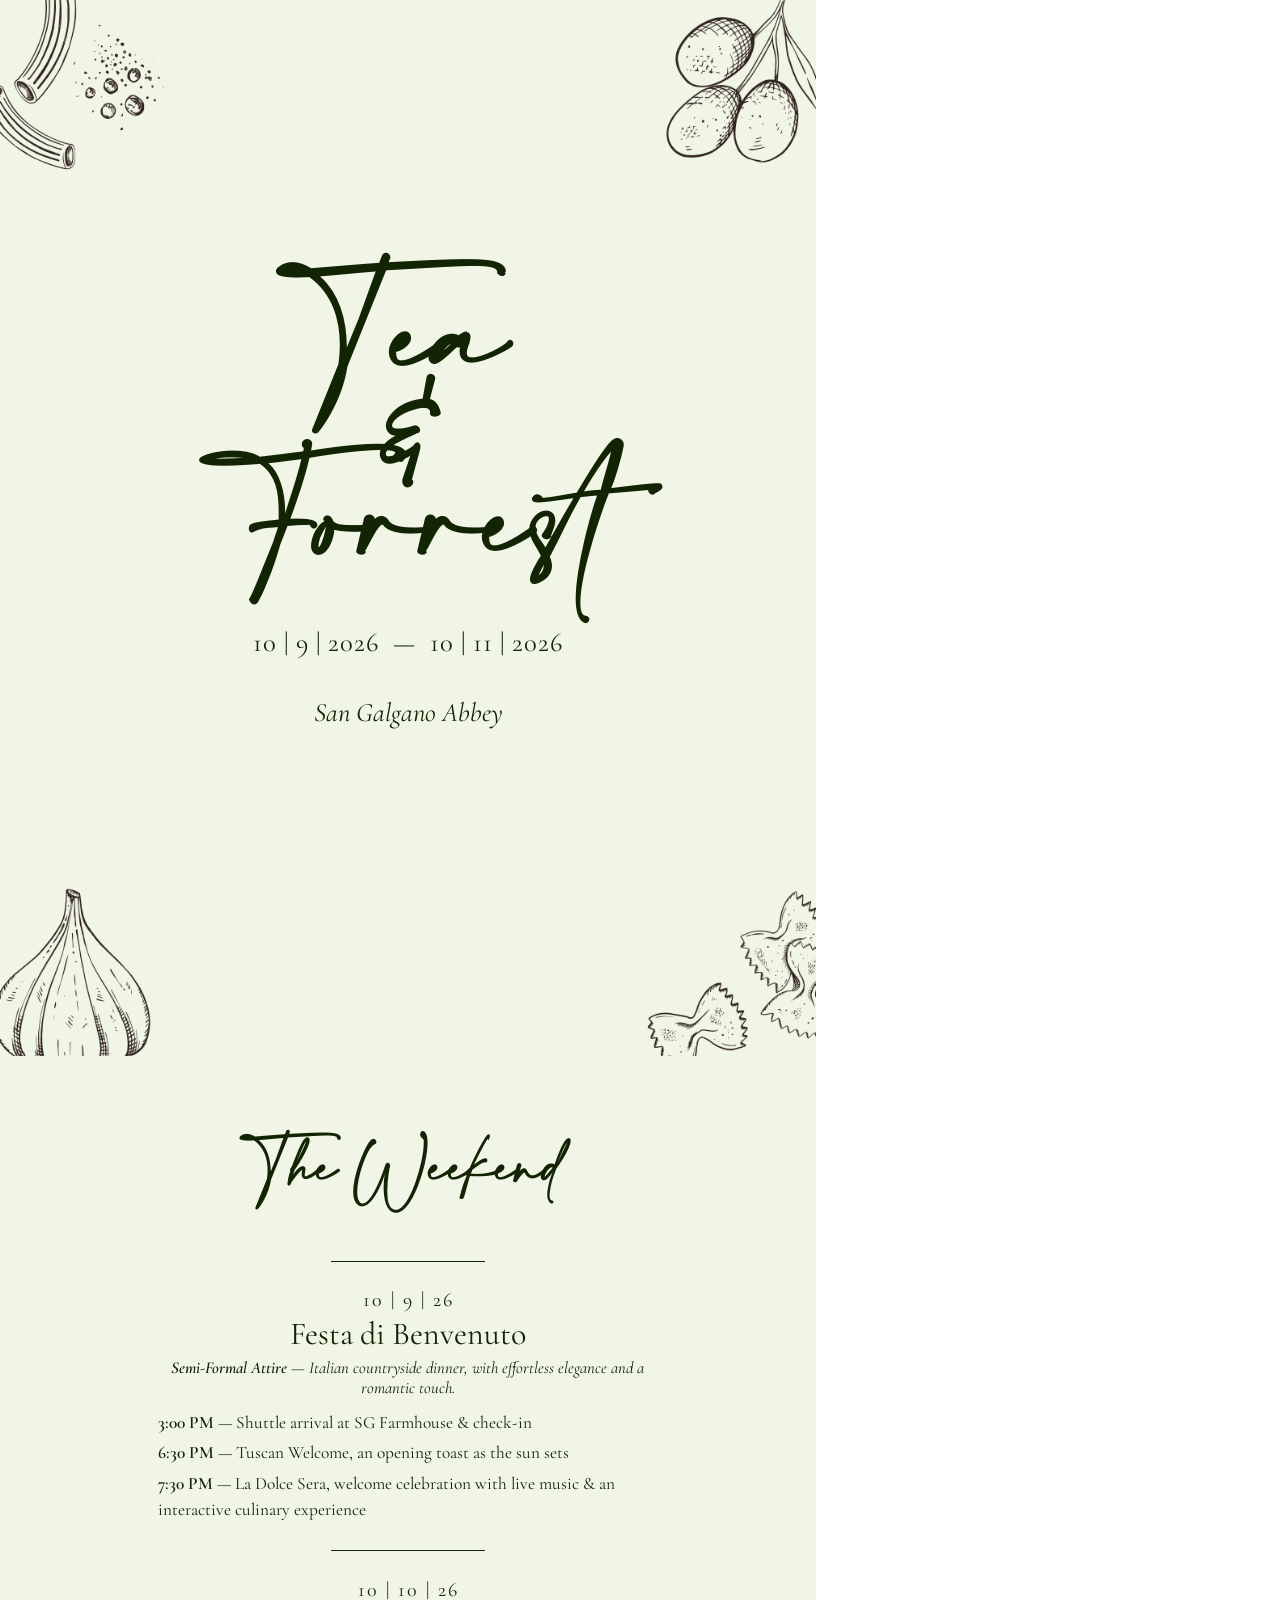
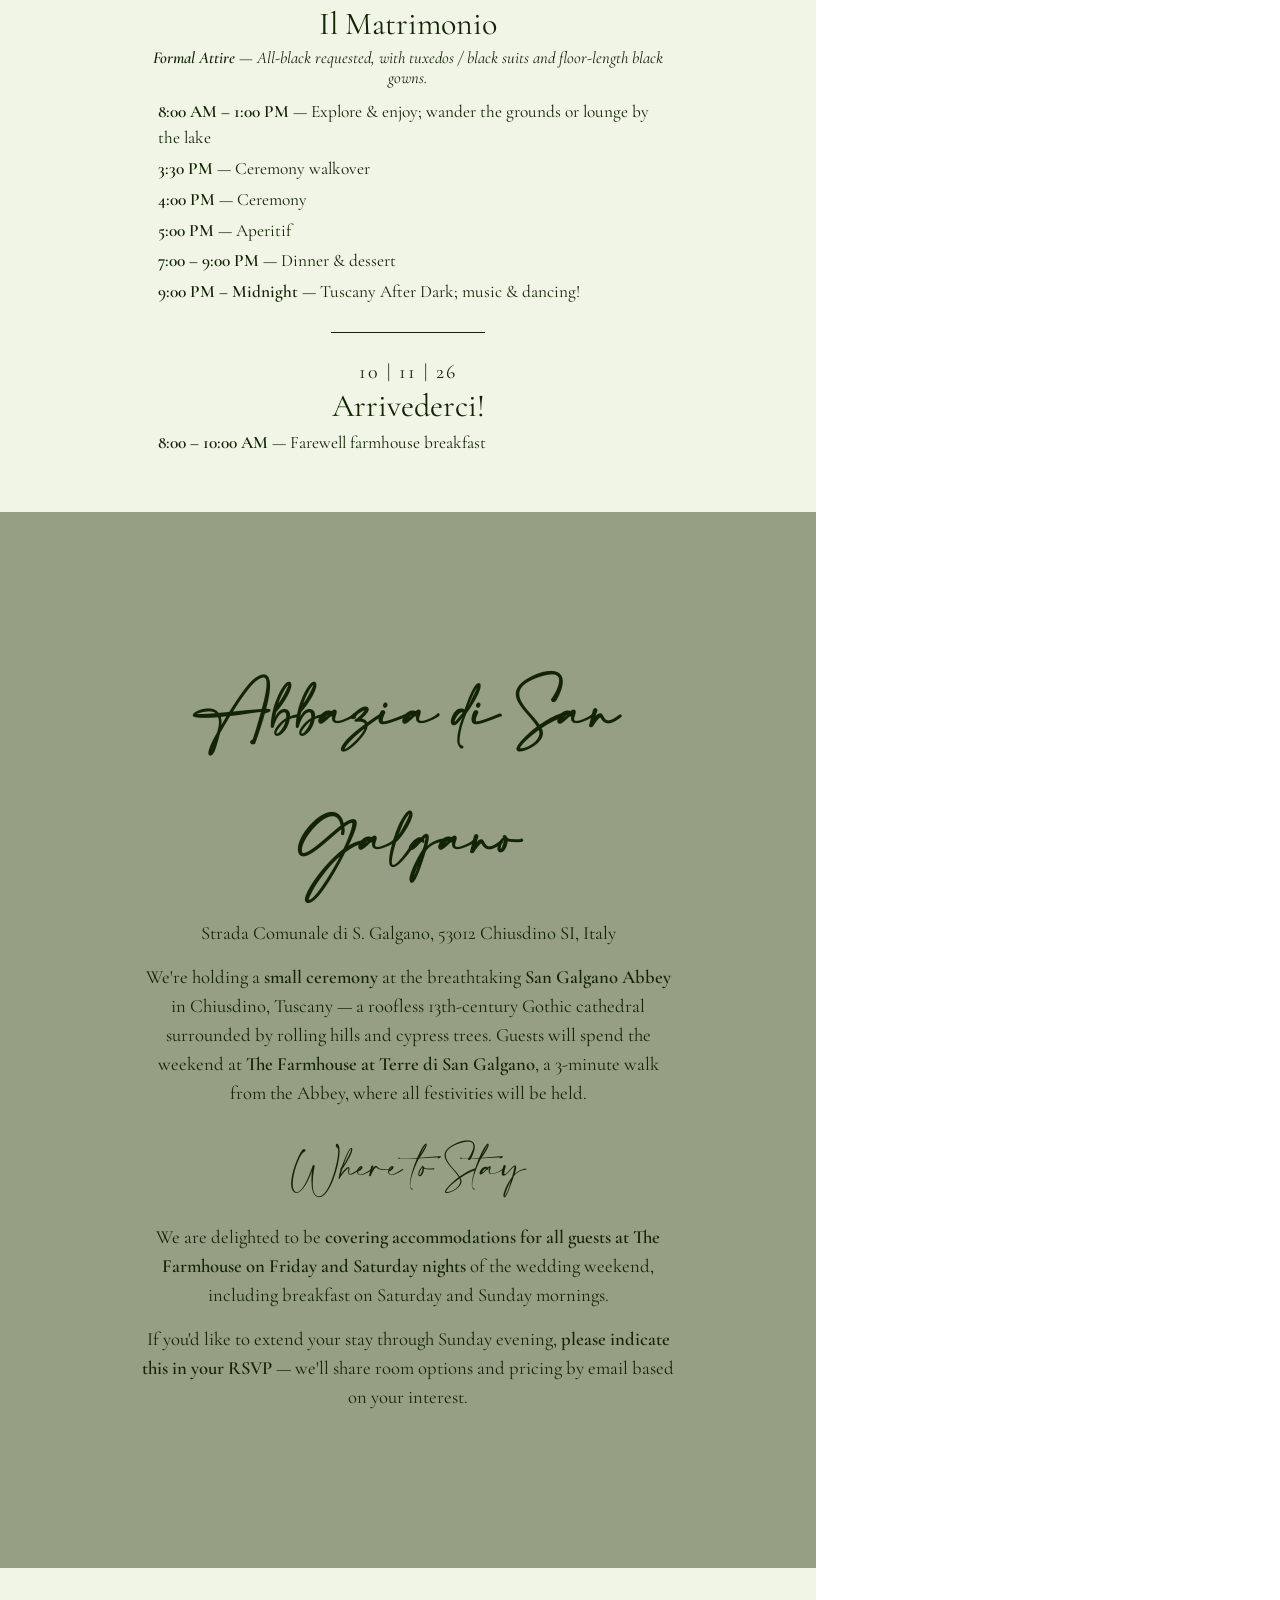
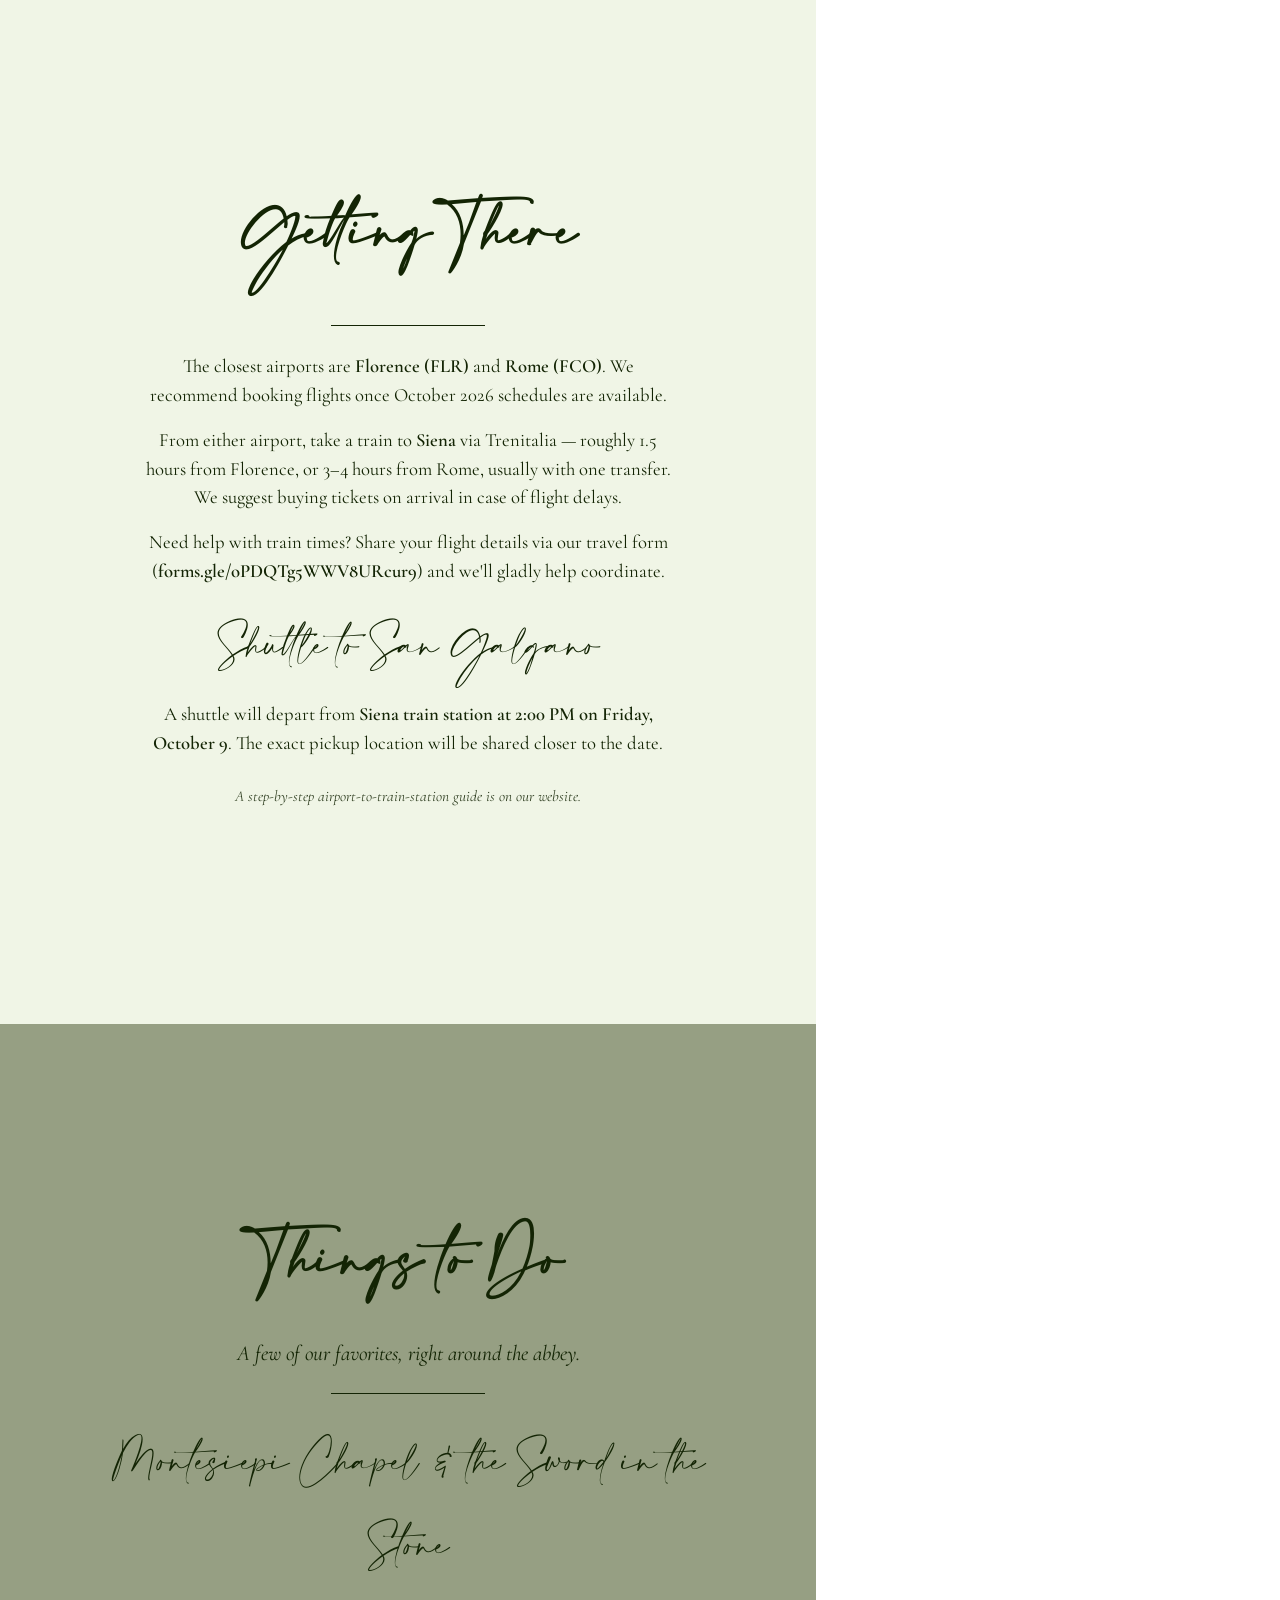
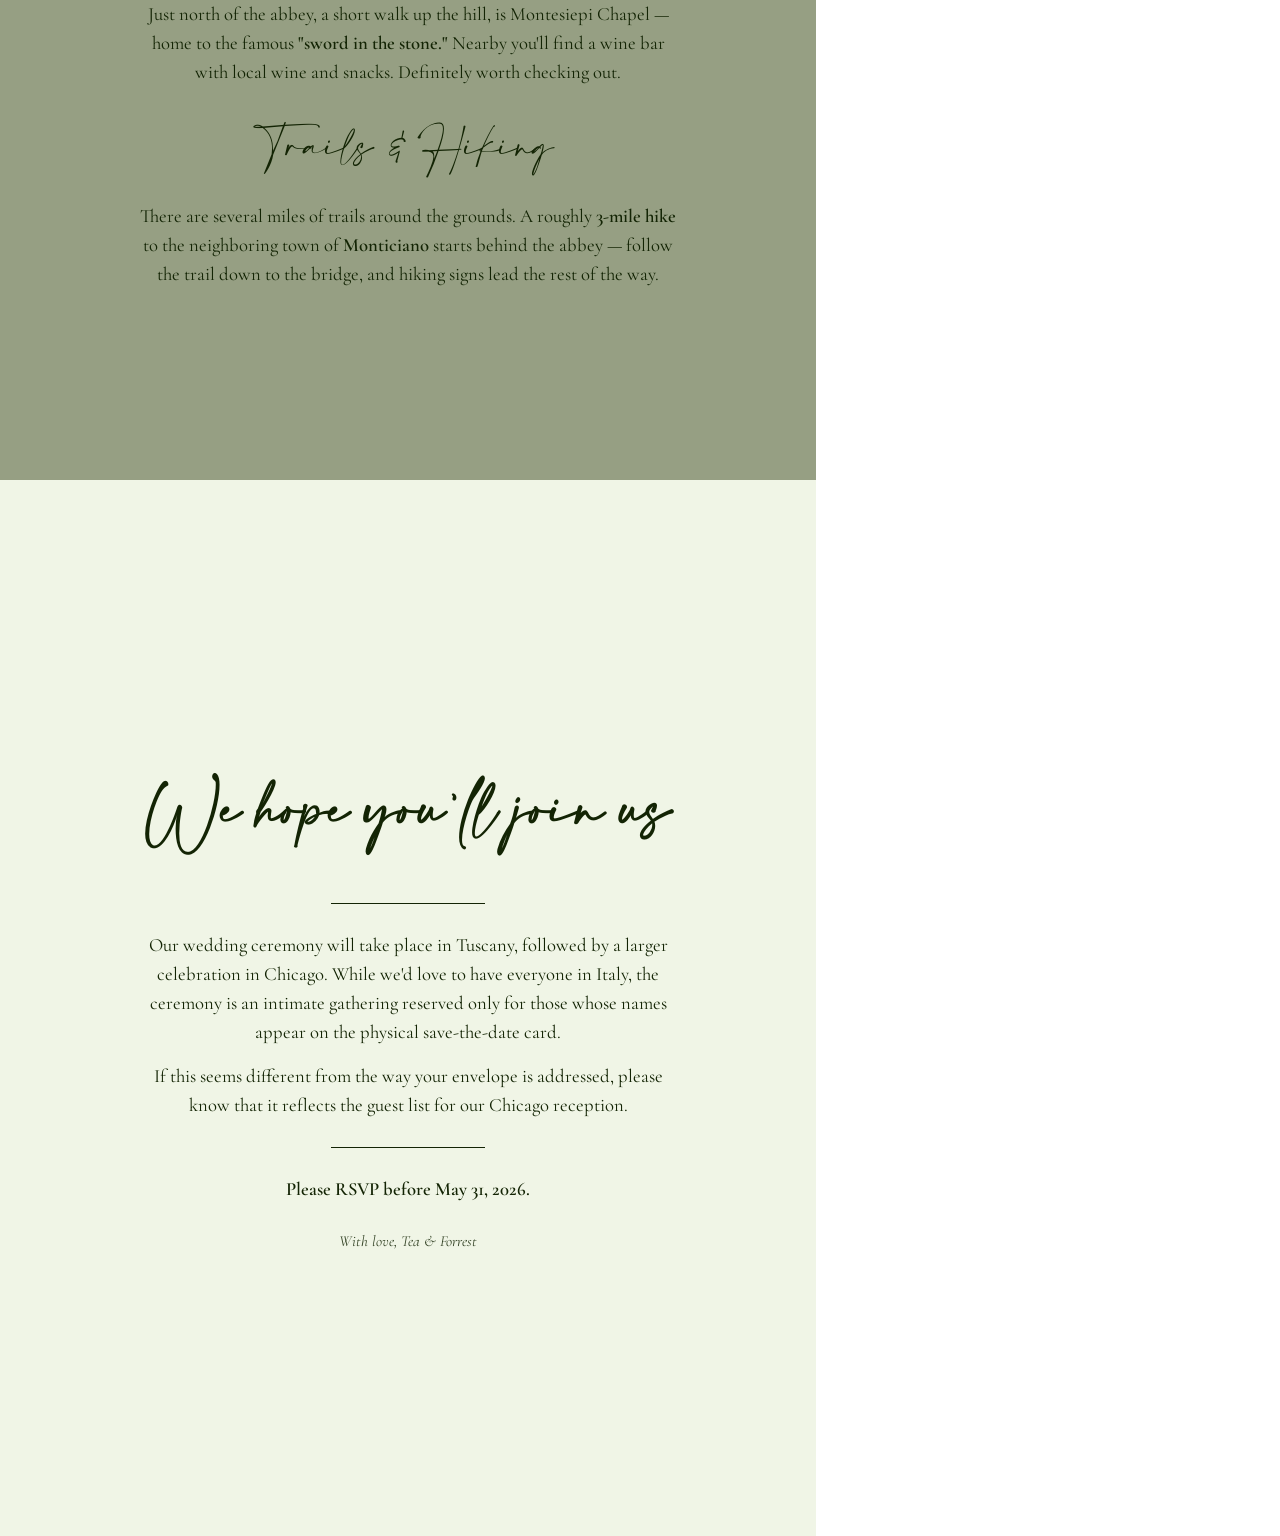
<file: booklet.html>
<!DOCTYPE html>
<html lang="en">

<head>
    <meta charset="utf-8">
    <title>Tea & Forrest | Wedding Booklet</title>
    <link
        href="https://fonts.googleapis.com/css2?family=Cormorant+Garamond:ital,wght@0,400;0,500;0,600;1,400;1,500;1,600&display=swap"
        rel="stylesheet">
    <style>
        @font-face {
            font-family: 'Amalfi-Coast';
            src: url('assets/fonts/Amalfi-Coast.ttf.woff') format('woff'),
                 url('assets/fonts/Amalfi-Coast.otf') format('opentype');
            font-weight: normal;
            font-style: normal;
        }

        :root {
            --green: #132404;
            --altbbg: #969f83;
            --beige: #f0f5e6;
        }

        * { box-sizing: border-box; }

        @page {
            size: letter;
            margin: 0;
        }

        html, body {
            margin: 0;
            padding: 0;
        }

        body {
            font-family: 'Cormorant Garamond', serif;
            color: var(--green);
            -webkit-print-color-adjust: exact;
            print-color-adjust: exact;
        }

        .page {
            position: relative;
            width: 8.5in;
            height: 11in;
            padding: 0.9in 1in;
            display: flex;
            flex-direction: column;
            align-items: center;
            text-align: center;
            page-break-after: always;
            break-after: page;
            background: var(--beige);
            overflow: hidden;
        }

        .page:last-child {
            page-break-after: auto;
            break-after: auto;
        }

        .page.center { justify-content: center; }
        .page.alt { background: var(--altbbg); }

        /* Cover */
        .cover-title {
            font-family: 'Amalfi-Coast';
            font-size: 68pt;
            line-height: 1.02;
            margin: 0;
        }
        .cover-dates {
            font-size: 20pt;
            margin-top: 0.5in;
            letter-spacing: 1px;
        }
        .cover-venue {
            font-size: 20pt;
            margin-top: 0.1in;
            font-style: italic;
        }
        .corner {
            position: absolute;
            width: 2.1in;
        }
        .corner.tl { top: -0.3in; left: -0.3in; }
        .corner.tr { top: -0.3in; right: -0.3in; }
        .corner.bl { bottom: -0.3in; left: -0.3in; }
        .corner.br { bottom: -0.3in; right: -0.3in; }

        /* Section pages */
        .section-title {
            font-family: 'Amalfi-Coast';
            font-size: 30pt;
            margin: 0 0 0.15in;
        }
        .lead {
            font-size: 16pt;
            font-style: italic;
            max-width: 5.6in;
            margin: 0 auto 0.25in;
        }
        .rule {
            width: 1.6in;
            border-bottom: 1.2px solid var(--green);
            margin: 0.28in 0;
        }
        .day-label {
            font-size: 15pt;
            letter-spacing: 2px;
            margin: 0.1in 0 0.02in;
        }
        .day-name {
            font-size: 24pt;
            margin: 0 0 0.05in;
        }
        .attire {
            font-size: 12.5pt;
            font-style: italic;
            max-width: 5.4in;
            margin: 0 auto 0.12in;
        }
        .times {
            list-style: none;
            padding: 0;
            margin: 0 auto;
            max-width: 5.2in;
            text-align: left;
            font-size: 13pt;
            line-height: 1.5;
        }
        .times li { margin-bottom: 0.05in; }
        .times .t { font-weight: 600; }

        .body-text {
            font-size: 14pt;
            line-height: 1.55;
            max-width: 5.6in;
            margin: 0 auto 0.16in;
        }
        .sub-head {
            font-family: 'Amalfi-Coast';
            font-size: 20pt;
            margin: 0.2in 0 0.12in;
        }
        .footnote {
            font-size: 11.5pt;
            font-style: italic;
            margin-top: 0.3in;
            opacity: 0.85;
        }
        strong { font-weight: 600; }
        .content { width: 100%; }
    </style>
</head>

<body>

    <!-- PAGE 1 — COVER -->
    <section class="page cover center">
        <img class="corner tl" src="assets/Pasta.png">
        <img class="corner tr" src="assets/Olive.png">
        <img class="corner bl" src="assets/Garlic.png">
        <img class="corner br" src="assets/Farfalle.png">
        <h1 class="cover-title">Tea<br>&amp;<br>Forrest</h1>
        <p class="cover-dates">10 | 9 | 2026 &nbsp;&mdash;&nbsp; 10 | 11 | 2026</p>
        <p class="cover-venue">San Galgano Abbey</p>
    </section>

    <!-- PAGE 2 — SCHEDULE -->
    <section class="page center">
        <div class="content">
            <h2 class="section-title">The Weekend</h2>
            <div class="rule" style="margin-left:auto;margin-right:auto;"></div>

            <p class="day-label">10 | 9 | 26</p>
            <p class="day-name">Festa di Benvenuto</p>
            <p class="attire"><strong>Semi-Formal Attire</strong> — Italian countryside dinner, with effortless elegance and a romantic touch.</p>
            <ul class="times">
                <li><span class="t">3:00 PM</span> — Shuttle arrival at SG Farmhouse &amp; check-in</li>
                <li><span class="t">6:30 PM</span> — Tuscan Welcome, an opening toast as the sun sets</li>
                <li><span class="t">7:30 PM</span> — La Dolce Sera, welcome celebration with live music &amp; an interactive culinary experience</li>
            </ul>

            <div class="rule" style="margin-left:auto;margin-right:auto;"></div>

            <p class="day-label">10 | 10 | 26</p>
            <p class="day-name">Il Matrimonio</p>
            <p class="attire"><strong>Formal Attire</strong> — All-black requested, with tuxedos / black suits and floor-length black gowns.</p>
            <ul class="times">
                <li><span class="t">8:00 AM – 1:00 PM</span> — Explore &amp; enjoy; wander the grounds or lounge by the lake</li>
                <li><span class="t">3:30 PM</span> — Ceremony walkover</li>
                <li><span class="t">4:00 PM</span> — Ceremony</li>
                <li><span class="t">5:00 PM</span> — Aperitif</li>
                <li><span class="t">7:00 – 9:00 PM</span> — Dinner &amp; dessert</li>
                <li><span class="t">9:00 PM – Midnight</span> — Tuscany After Dark; music &amp; dancing!</li>
            </ul>

            <div class="rule" style="margin-left:auto;margin-right:auto;"></div>

            <p class="day-label">10 | 11 | 26</p>
            <p class="day-name">Arrivederci!</p>
            <ul class="times">
                <li><span class="t">8:00 – 10:00 AM</span> — Farewell farmhouse breakfast</li>
            </ul>
        </div>
    </section>

    <!-- PAGE 3 — ACCOMMODATIONS -->
    <section class="page alt center">
        <div class="content">
            <h2 class="section-title">Abbazia di San Galgano</h2>
            <p class="body-text">Strada Comunale di S. Galgano, 53012 Chiusdino SI, Italy</p>
            <p class="body-text">
                We're holding a <strong>small ceremony</strong> at the breathtaking <strong>San Galgano Abbey</strong>
                in Chiusdino, Tuscany — a roofless 13th-century Gothic cathedral surrounded by rolling hills and
                cypress trees. Guests will spend the weekend at <strong>The Farmhouse at Terre di San Galgano</strong>,
                a 3-minute walk from the Abbey, where all festivities will be held.
            </p>

            <p class="sub-head">Where to Stay</p>
            <p class="body-text">
                We are delighted to be <strong>covering accommodations for all guests at The Farmhouse on
                Friday and Saturday nights</strong> of the wedding weekend, including breakfast on Saturday and
                Sunday mornings.
            </p>
            <p class="body-text">
                If you'd like to extend your stay through Sunday evening, <strong>please indicate this in your
                RSVP</strong> — we'll share room options and pricing by email based on your interest.
            </p>
        </div>
    </section>

    <!-- PAGE 4 — TRAVEL -->
    <section class="page center">
        <div class="content">
            <h2 class="section-title">Getting There</h2>
            <div class="rule" style="margin-left:auto;margin-right:auto;"></div>
            <p class="body-text">
                The closest airports are <strong>Florence (FLR)</strong> and <strong>Rome (FCO)</strong>. We recommend
                booking flights once October 2026 schedules are available.
            </p>
            <p class="body-text">
                From either airport, take a train to <strong>Siena</strong> via Trenitalia — roughly 1.5 hours from
                Florence, or 3–4 hours from Rome, usually with one transfer. We suggest buying tickets on arrival in
                case of flight delays.
            </p>
            <p class="body-text">
                Need help with train times? Share your flight details via our travel form
                (<strong>forms.gle/oPDQTg5WWV8URcur9</strong>) and we'll gladly help coordinate.
            </p>

            <p class="sub-head">Shuttle to San Galgano</p>
            <p class="body-text">
                A shuttle will depart from <strong>Siena train station at 2:00 PM on Friday, October 9</strong>.
                The exact pickup location will be shared closer to the date.
            </p>
            <p class="footnote">A step-by-step airport-to-train-station guide is on our website.</p>
        </div>
    </section>

    <!-- PAGE 5 — THINGS TO DO -->
    <section class="page alt center">
        <div class="content">
            <h2 class="section-title">Things to Do</h2>
            <p class="lead">A few of our favorites, right around the abbey.</p>
            <div class="rule" style="margin-left:auto;margin-right:auto;"></div>

            <p class="sub-head">Montesiepi Chapel &amp; the Sword in the Stone</p>
            <p class="body-text">
                Just north of the abbey, a short walk up the hill, is Montesiepi Chapel — home to the famous
                <strong>"sword in the stone."</strong> Nearby you'll find a wine bar with local wine and snacks.
                Definitely worth checking out.
            </p>

            <p class="sub-head">Trails &amp; Hiking</p>
            <p class="body-text">
                There are several miles of trails around the grounds. A roughly <strong>3-mile hike</strong> to the
                neighboring town of <strong>Monticiano</strong> starts behind the abbey — follow the trail down to
                the bridge, and hiking signs lead the rest of the way.
            </p>
        </div>
    </section>

    <!-- PAGE 6 — RSVP -->
    <section class="page center">
        <div class="content">
            <h2 class="section-title">We hope you'll join us</h2>
            <div class="rule" style="margin-left:auto;margin-right:auto;"></div>
            <p class="body-text">
                Our wedding ceremony will take place in Tuscany, followed by a larger celebration in Chicago.
                While we'd love to have everyone in Italy, the ceremony is an intimate gathering reserved only for
                those whose names appear on the physical save-the-date card.
            </p>
            <p class="body-text">
                If this seems different from the way your envelope is addressed, please know that it reflects the
                guest list for our Chicago reception.
            </p>
            <div class="rule" style="margin-left:auto;margin-right:auto;"></div>
            <p class="body-text"><strong>Please RSVP before May 31, 2026.</strong></p>
            <p class="footnote">With love, Tea &amp; Forrest</p>
        </div>
    </section>

</body>
</html>
</file>
